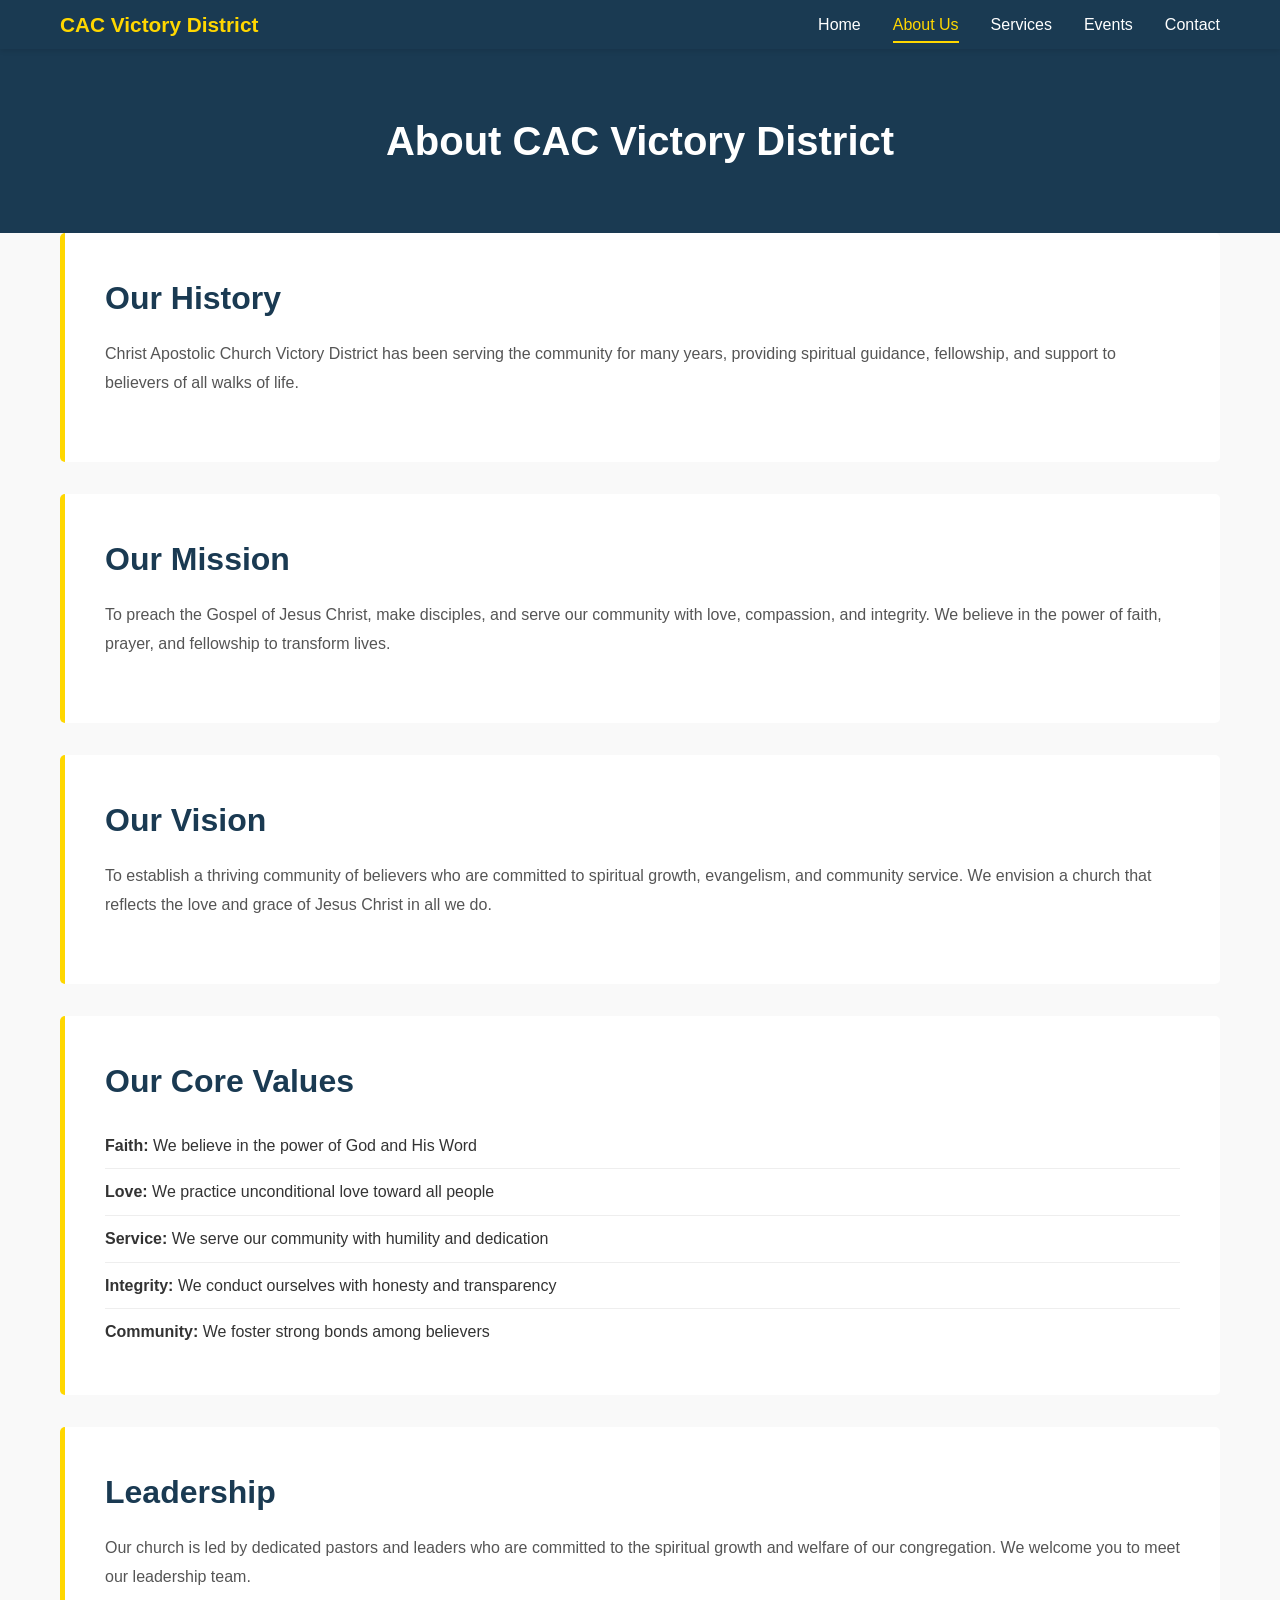
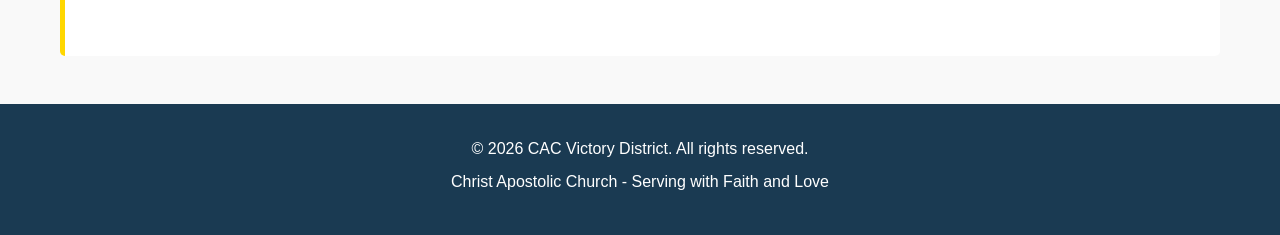
<file: about.html>
<!DOCTYPE html>
<html lang="en">
<head>
    <meta charset="UTF-8">
    <meta name="viewport" content="width=device-width, initial-scale=1.0">
    <title>About Us - CAC Victory District</title>
    <link rel="stylesheet" href="styles.css">
</head>
<body>
    <!-- Navigation -->
    <nav class="navbar">
        <div class="container">
            <div class="nav-brand">CAC Victory District</div>
            <button class="menu-toggle" aria-label="Toggle menu">
                <span></span>
                <span></span>
                <span></span>
            </button>
            <ul class="nav-menu">
                <li><a href="index.html">Home</a></li>
                <li><a href="about.html" class="active">About Us</a></li>
                <li><a href="services.html">Services</a></li>
                <li><a href="events.html">Events</a></li>
                <li><a href="contact.html">Contact</a></li>
            </ul>
        </div>
    </nav>

    <!-- Page Header -->
    <div class="page-header">
        <h1>About CAC Victory District</h1>
    </div>

    <!-- Main Content -->
    <main>
        <div class="container">
            <section class="content-section">
                <h2>Our History</h2>
                <p>Christ Apostolic Church Victory District has been serving the community for many years, providing spiritual guidance, fellowship, and support to believers of all walks of life.</p>
            </section>

            <section class="content-section">
                <h2>Our Mission</h2>
                <p>To preach the Gospel of Jesus Christ, make disciples, and serve our community with love, compassion, and integrity. We believe in the power of faith, prayer, and fellowship to transform lives.</p>
            </section>

            <section class="content-section">
                <h2>Our Vision</h2>
                <p>To establish a thriving community of believers who are committed to spiritual growth, evangelism, and community service. We envision a church that reflects the love and grace of Jesus Christ in all we do.</p>
            </section>

            <section class="content-section">
                <h2>Our Core Values</h2>
                <ul class="values-list">
                    <li><strong>Faith:</strong> We believe in the power of God and His Word</li>
                    <li><strong>Love:</strong> We practice unconditional love toward all people</li>
                    <li><strong>Service:</strong> We serve our community with humility and dedication</li>
                    <li><strong>Integrity:</strong> We conduct ourselves with honesty and transparency</li>
                    <li><strong>Community:</strong> We foster strong bonds among believers</li>
                </ul>
            </section>

            <section class="content-section">
                <h2>Leadership</h2>
                <p>Our church is led by dedicated pastors and leaders who are committed to the spiritual growth and welfare of our congregation. We welcome you to meet our leadership team.</p>
            </section>
        </div>
    </main>

    <!-- Footer -->
    <footer class="footer">
        <div class="container">
            <p>&copy; 2026 CAC Victory District. All rights reserved.</p>
            <p>Christ Apostolic Church - Serving with Faith and Love</p>
        </div>
    </footer>

    <script src="script.js"></script>
</body>
</html>
</file>
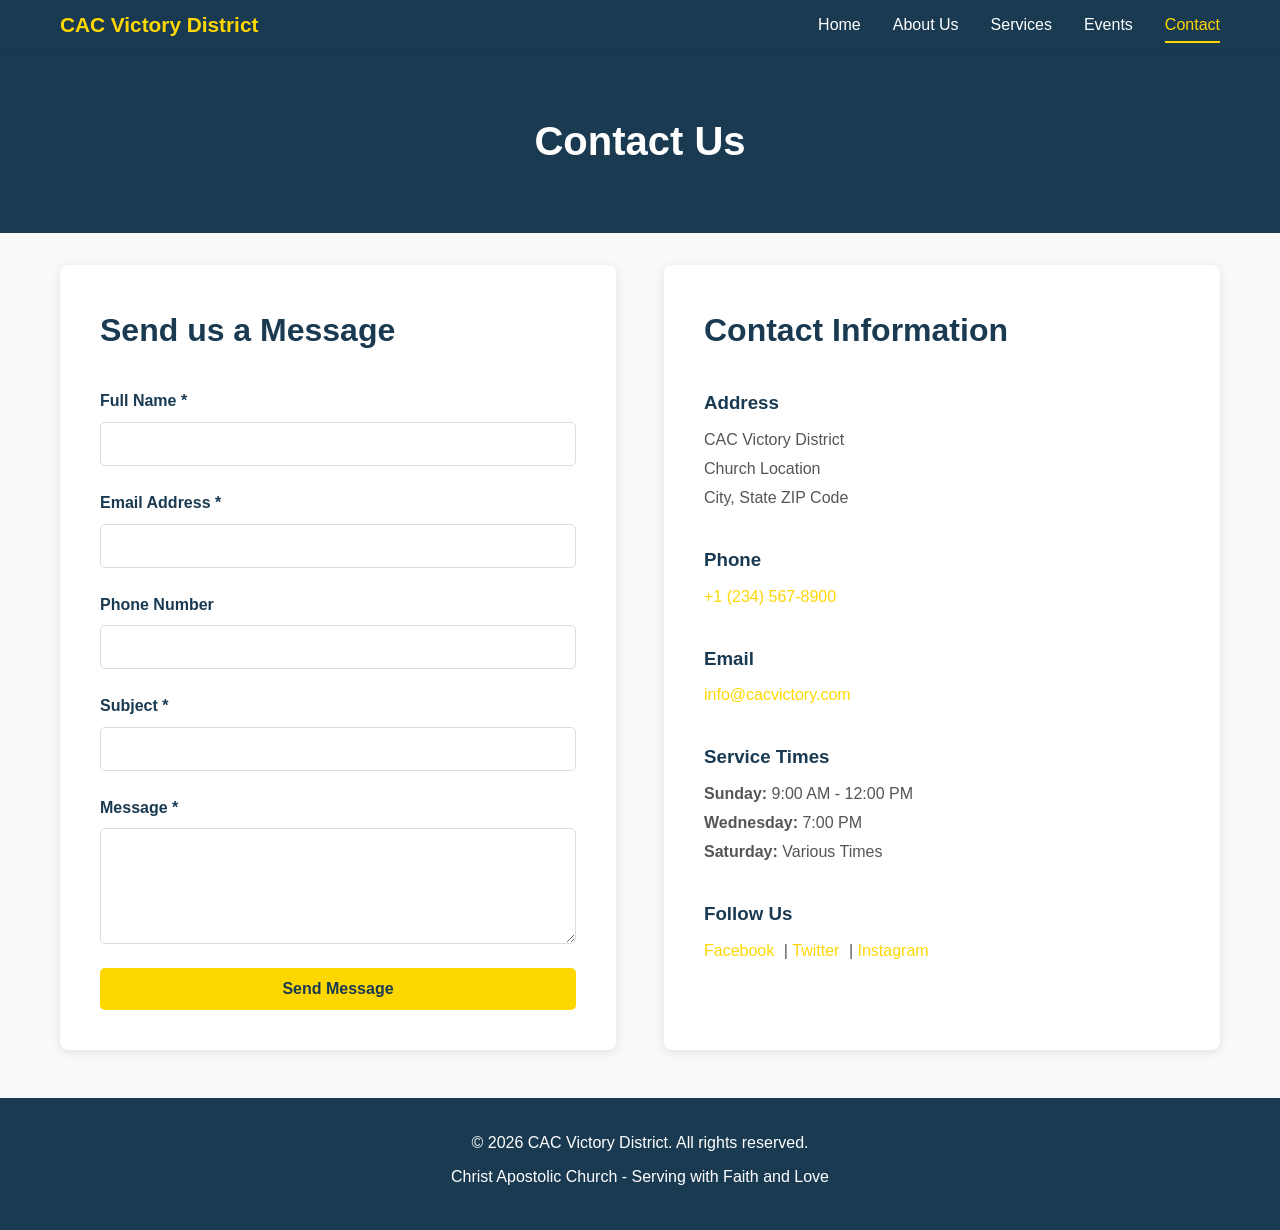
<file: contact.html>
<!DOCTYPE html>
<html lang="en">
<head>
    <meta charset="UTF-8">
    <meta name="viewport" content="width=device-width, initial-scale=1.0">
    <title>Contact Us - CAC Victory District</title>
    <link rel="stylesheet" href="styles.css">
</head>
<body>
    <!-- Navigation -->
    <nav class="navbar">
        <div class="container">
            <div class="nav-brand">CAC Victory District</div>
            <button class="menu-toggle" aria-label="Toggle menu">
                <span></span>
                <span></span>
                <span></span>
            </button>
            <ul class="nav-menu">
                <li><a href="index.html">Home</a></li>
                <li><a href="about.html">About Us</a></li>
                <li><a href="services.html">Services</a></li>
                <li><a href="events.html">Events</a></li>
                <li><a href="contact.html" class="active">Contact</a></li>
            </ul>
        </div>
    </nav>

    <!-- Page Header -->
    <div class="page-header">
        <h1>Contact Us</h1>
    </div>

    <!-- Main Content -->
    <main>
        <div class="container">
            <div class="contact-wrapper">
                <!-- Contact Form -->
                <section class="contact-form-section">
                    <h2>Send us a Message</h2>
                    <form id="contactForm" class="contact-form">
                        <div class="form-group">
                            <label for="name">Full Name *</label>
                            <input type="text" id="name" name="name" required>
                        </div>

                        <div class="form-group">
                            <label for="email">Email Address *</label>
                            <input type="email" id="email" name="email" required>
                        </div>

                        <div class="form-group">
                            <label for="phone">Phone Number</label>
                            <input type="tel" id="phone" name="phone">
                        </div>

                        <div class="form-group">
                            <label for="subject">Subject *</label>
                            <input type="text" id="subject" name="subject" required>
                        </div>

                        <div class="form-group">
                            <label for="message">Message *</label>
                            <textarea id="message" name="message" rows="5" required></textarea>
                        </div>

                        <button type="submit" class="btn btn-primary">Send Message</button>
                        <p id="formMessage" class="form-message"></p>
                    </form>
                </section>

                <!-- Contact Information -->
                <section class="contact-info-section">
                    <h2>Contact Information</h2>
                    
                    <div class="info-item">
                        <h3>Address</h3>
                        <p>CAC Victory District<br>Church Location<br>City, State ZIP Code</p>
                    </div>

                    <div class="info-item">
                        <h3>Phone</h3>
                        <p><a href="tel:+1234567890">+1 (234) 567-8900</a></p>
                    </div>

                    <div class="info-item">
                        <h3>Email</h3>
                        <p><a href="mailto:info@cacvictory.com">info@cacvictory.com</a></p>
                    </div>

                    <div class="info-item">
                        <h3>Service Times</h3>
                        <p><strong>Sunday:</strong> 9:00 AM - 12:00 PM<br>
                           <strong>Wednesday:</strong> 7:00 PM<br>
                           <strong>Saturday:</strong> Various Times</p>
                    </div>

                    <div class="info-item">
                        <h3>Follow Us</h3>
                        <p>
                            <a href="#" class="social-link">Facebook</a> | 
                            <a href="#" class="social-link">Twitter</a> | 
                            <a href="#" class="social-link">Instagram</a>
                        </p>
                    </div>
                </section>
            </div>
        </div>
    </main>

    <!-- Footer -->
    <footer class="footer">
        <div class="container">
            <p>&copy; 2026 CAC Victory District. All rights reserved.</p>
            <p>Christ Apostolic Church - Serving with Faith and Love</p>
        </div>
    </footer>

    <script src="script.js"></script>
</body>
</html>
</file>
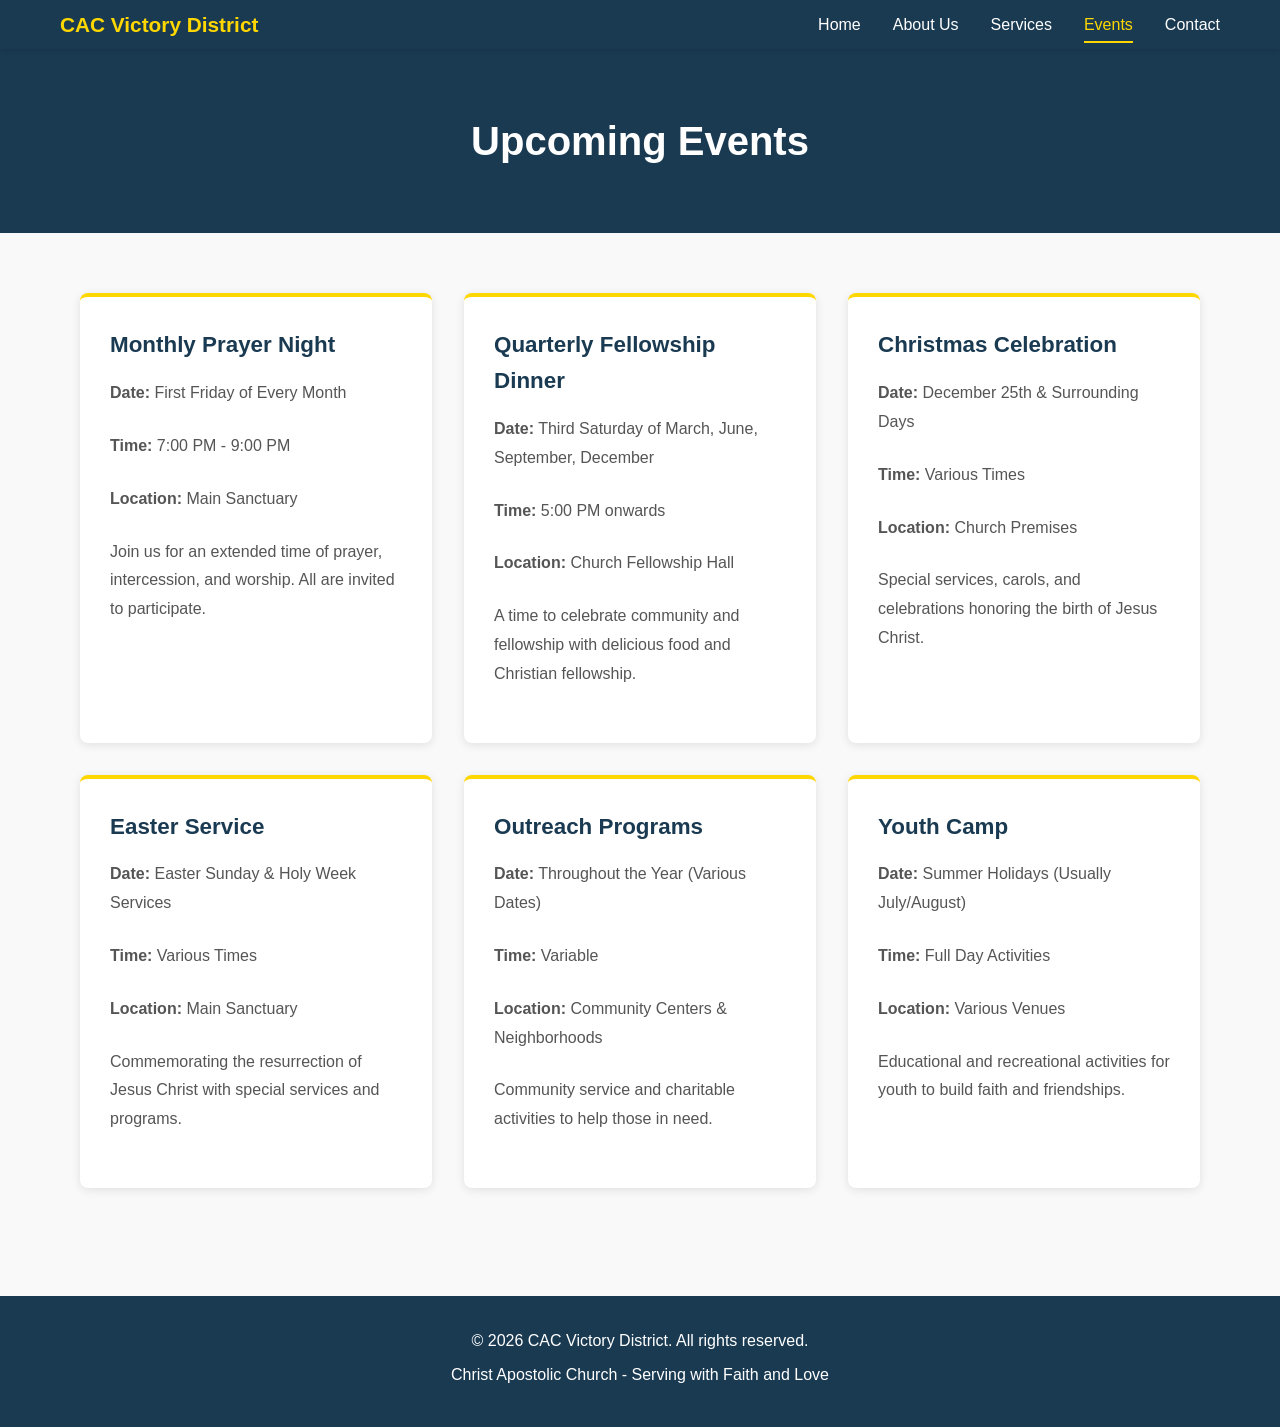
<file: events.html>
<!DOCTYPE html>
<html lang="en">
<head>
    <meta charset="UTF-8">
    <meta name="viewport" content="width=device-width, initial-scale=1.0">
    <title>Events - CAC Victory District</title>
    <link rel="stylesheet" href="styles.css">
</head>
<body>
    <!-- Navigation -->
    <nav class="navbar">
        <div class="container">
            <div class="nav-brand">CAC Victory District</div>
            <button class="menu-toggle" aria-label="Toggle menu">
                <span></span>
                <span></span>
                <span></span>
            </button>
            <ul class="nav-menu">
                <li><a href="index.html">Home</a></li>
                <li><a href="about.html">About Us</a></li>
                <li><a href="services.html">Services</a></li>
                <li><a href="events.html" class="active">Events</a></li>
                <li><a href="contact.html">Contact</a></li>
            </ul>
        </div>
    </nav>

    <!-- Page Header -->
    <div class="page-header">
        <h1>Upcoming Events</h1>
    </div>

    <!-- Main Content -->
    <main>
        <div class="container">
            <section class="events-list">
                <div class="event-item">
                    <h2>Monthly Prayer Night</h2>
                    <p><strong>Date:</strong> First Friday of Every Month</p>
                    <p><strong>Time:</strong> 7:00 PM - 9:00 PM</p>
                    <p><strong>Location:</strong> Main Sanctuary</p>
                    <p>Join us for an extended time of prayer, intercession, and worship. All are invited to participate.</p>
                </div>

                <div class="event-item">
                    <h2>Quarterly Fellowship Dinner</h2>
                    <p><strong>Date:</strong> Third Saturday of March, June, September, December</p>
                    <p><strong>Time:</strong> 5:00 PM onwards</p>
                    <p><strong>Location:</strong> Church Fellowship Hall</p>
                    <p>A time to celebrate community and fellowship with delicious food and Christian fellowship.</p>
                </div>

                <div class="event-item">
                    <h2>Christmas Celebration</h2>
                    <p><strong>Date:</strong> December 25th & Surrounding Days</p>
                    <p><strong>Time:</strong> Various Times</p>
                    <p><strong>Location:</strong> Church Premises</p>
                    <p>Special services, carols, and celebrations honoring the birth of Jesus Christ.</p>
                </div>

                <div class="event-item">
                    <h2>Easter Service</h2>
                    <p><strong>Date:</strong> Easter Sunday & Holy Week Services</p>
                    <p><strong>Time:</strong> Various Times</p>
                    <p><strong>Location:</strong> Main Sanctuary</p>
                    <p>Commemorating the resurrection of Jesus Christ with special services and programs.</p>
                </div>

                <div class="event-item">
                    <h2>Outreach Programs</h2>
                    <p><strong>Date:</strong> Throughout the Year (Various Dates)</p>
                    <p><strong>Time:</strong> Variable</p>
                    <p><strong>Location:</strong> Community Centers & Neighborhoods</p>
                    <p>Community service and charitable activities to help those in need.</p>
                </div>

                <div class="event-item">
                    <h2>Youth Camp</h2>
                    <p><strong>Date:</strong> Summer Holidays (Usually July/August)</p>
                    <p><strong>Time:</strong> Full Day Activities</p>
                    <p><strong>Location:</strong> Various Venues</p>
                    <p>Educational and recreational activities for youth to build faith and friendships.</p>
                </div>
            </section>
        </div>
    </main>

    <!-- Footer -->
    <footer class="footer">
        <div class="container">
            <p>&copy; 2026 CAC Victory District. All rights reserved.</p>
            <p>Christ Apostolic Church - Serving with Faith and Love</p>
        </div>
    </footer>

    <script src="script.js"></script>
</body>
</html>
</file>
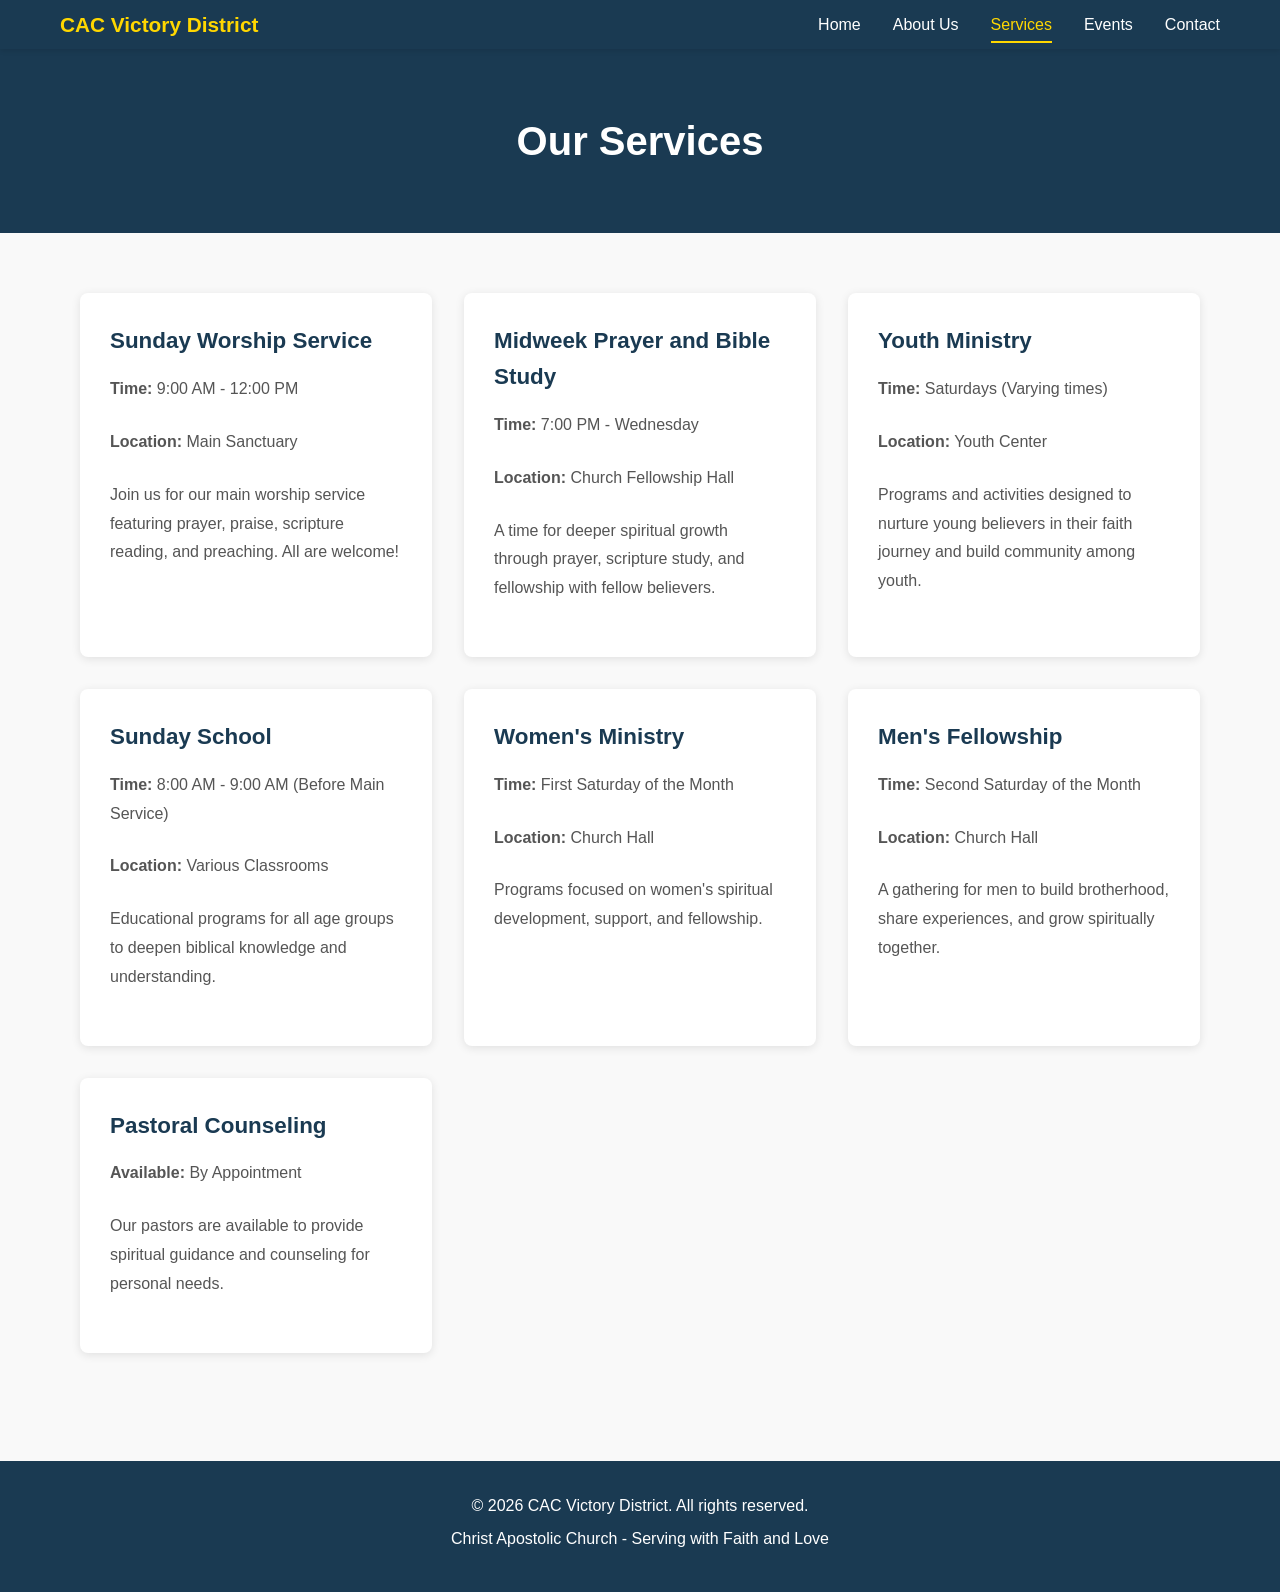
<file: services.html>
<!DOCTYPE html>
<html lang="en">
<head>
    <meta charset="UTF-8">
    <meta name="viewport" content="width=device-width, initial-scale=1.0">
    <title>Services - CAC Victory District</title>
    <link rel="stylesheet" href="styles.css">
</head>
<body>
    <!-- Navigation -->
    <nav class="navbar">
        <div class="container">
            <div class="nav-brand">CAC Victory District</div>
            <button class="menu-toggle" aria-label="Toggle menu">
                <span></span>
                <span></span>
                <span></span>
            </button>
            <ul class="nav-menu">
                <li><a href="index.html">Home</a></li>
                <li><a href="about.html">About Us</a></li>
                <li><a href="services.html" class="active">Services</a></li>
                <li><a href="events.html">Events</a></li>
                <li><a href="contact.html">Contact</a></li>
            </ul>
        </div>
    </nav>

    <!-- Page Header -->
    <div class="page-header">
        <h1>Our Services</h1>
    </div>

    <!-- Main Content -->
    <main>
        <div class="container">
            <section class="services-list">
                <div class="service-item">
                    <h2>Sunday Worship Service</h2>
                    <p><strong>Time:</strong> 9:00 AM - 12:00 PM</p>
                    <p><strong>Location:</strong> Main Sanctuary</p>
                    <p>Join us for our main worship service featuring prayer, praise, scripture reading, and preaching. All are welcome!</p>
                </div>

                <div class="service-item">
                    <h2>Midweek Prayer and Bible Study</h2>
                    <p><strong>Time:</strong> 7:00 PM - Wednesday</p>
                    <p><strong>Location:</strong> Church Fellowship Hall</p>
                    <p>A time for deeper spiritual growth through prayer, scripture study, and fellowship with fellow believers.</p>
                </div>

                <div class="service-item">
                    <h2>Youth Ministry</h2>
                    <p><strong>Time:</strong> Saturdays (Varying times)</p>
                    <p><strong>Location:</strong> Youth Center</p>
                    <p>Programs and activities designed to nurture young believers in their faith journey and build community among youth.</p>
                </div>

                <div class="service-item">
                    <h2>Sunday School</h2>
                    <p><strong>Time:</strong> 8:00 AM - 9:00 AM (Before Main Service)</p>
                    <p><strong>Location:</strong> Various Classrooms</p>
                    <p>Educational programs for all age groups to deepen biblical knowledge and understanding.</p>
                </div>

                <div class="service-item">
                    <h2>Women's Ministry</h2>
                    <p><strong>Time:</strong> First Saturday of the Month</p>
                    <p><strong>Location:</strong> Church Hall</p>
                    <p>Programs focused on women's spiritual development, support, and fellowship.</p>
                </div>

                <div class="service-item">
                    <h2>Men's Fellowship</h2>
                    <p><strong>Time:</strong> Second Saturday of the Month</p>
                    <p><strong>Location:</strong> Church Hall</p>
                    <p>A gathering for men to build brotherhood, share experiences, and grow spiritually together.</p>
                </div>

                <div class="service-item">
                    <h2>Pastoral Counseling</h2>
                    <p><strong>Available:</strong> By Appointment</p>
                    <p>Our pastors are available to provide spiritual guidance and counseling for personal needs.</p>
                </div>
            </section>
        </div>
    </main>

    <!-- Footer -->
    <footer class="footer">
        <div class="container">
            <p>&copy; 2026 CAC Victory District. All rights reserved.</p>
            <p>Christ Apostolic Church - Serving with Faith and Love</p>
        </div>
    </footer>

    <script src="script.js"></script>
</body>
</html>
</file>
<file: styles.css>
/* ===========================
   GLOBAL STYLES
   =========================== */

* {
    margin: 0;
    padding: 0;
    box-sizing: border-box;
}

html {
    scroll-behavior: smooth;
}

body {
    font-family: 'Segoe UI', Tahoma, Geneva, Verdana, sans-serif;
    line-height: 1.6;
    color: #333;
    background-color: #f9f9f9;
}

.container {
    max-width: 1200px;
    margin: 0 auto;
    padding: 0 20px;
}

/* ===========================
   NAVIGATION
   =========================== */

.navbar {
    background-color: #1a3a52;
    color: white;
    padding: 0.5rem 0;
    position: sticky;
    top: 0;
    z-index: 1000;
    box-shadow: 0 2px 5px rgba(0,0,0,0.1);
}

.navbar .container {
    display: flex;
    justify-content: space-between;
    align-items: center;
}

.nav-brand-container {
    display: flex;
    align-items: center;
    gap: 1rem;
}

.church-logo {
    width: 60px;
    height: 60px;
    border-radius: 50%;
    box-shadow: 0 2px 8px rgba(255, 215, 0, 0.3);
    transition: transform 0.3s ease, box-shadow 0.3s ease;
}

.church-logo:hover {
    transform: scale(1.1);
    box-shadow: 0 4px 12px rgba(255, 215, 0, 0.5);
}

.nav-brand {
    font-size: 1.3rem;
    font-weight: bold;
    color: #ffd700;
}

.menu-toggle {
    display: none;
    flex-direction: column;
    background: none;
    border: none;
    cursor: pointer;
    padding: 0.5rem;
}

.menu-toggle span {
    width: 25px;
    height: 3px;
    background-color: white;
    margin: 5px 0;
    transition: all 0.3s ease;
    display: block;
}

.menu-toggle.active span:nth-child(1) {
    transform: rotate(45deg) translate(10px, 10px);
}

.menu-toggle.active span:nth-child(2) {
    opacity: 0;
}

.menu-toggle.active span:nth-child(3) {
    transform: rotate(-45deg) translate(7px, -7px);
}

.nav-menu {
    display: flex;
    list-style: none;
    gap: 2rem;
    align-items: center;
}

.nav-menu a {
    color: white;
    text-decoration: none;
    transition: color 0.3s ease;
    padding: 0.5rem 0;
}

.nav-menu a:hover,
.nav-menu a.active {
    color: #ffd700;
    border-bottom: 2px solid #ffd700;
}

/* ===========================
   CAROUSEL SECTION
   =========================== */

.carousel-section {
    background-color: #000;
    padding: 0;
    margin: 0;
}

.carousel-container {
    position: relative;
    width: 100%;
    margin: 0 auto;
}

.carousel-wrapper {
    position: relative;
    width: 100%;
    height: 500px;
    overflow: hidden;
    background-color: #000;
}

.carousel-slide {
    display: none;
    width: 100%;
    height: 100%;
    position: relative;
}

.carousel-slide.fade {
    animation: fade 1s;
}

@keyframes fade {
    from {
        opacity: 0.4;
    }
    to {
        opacity: 1;
    }
}

.carousel-slide img {
    width: 100%;
    height: 100%;
    object-fit: cover;
}

.carousel-slide.active {
    display: block;
}

.carousel-caption {
    position: absolute;
    bottom: 20px;
    left: 50%;
    transform: translateX(-50%);
    background-color: rgba(0, 0, 0, 0.7);
    color: white;
    padding: 15px 30px;
    font-size: 1.2rem;
    font-weight: 600;
    border-radius: 5px;
    white-space: nowrap;
}

.carousel-control {
    position: absolute;
    top: 50%;
    transform: translateY(-50%);
    background-color: rgba(0, 0, 0, 0.5);
    color: white;
    border: none;
    font-size: 2rem;
    padding: 10px 20px;
    cursor: pointer;
    z-index: 100;
    transition: background-color 0.3s ease;
    border-radius: 3px;
}

.carousel-control:hover {
    background-color: rgba(0, 0, 0, 0.8);
}

.carousel-control.prev {
    left: 20px;
}

.carousel-control.next {
    right: 20px;
}

.carousel-indicators {
    display: flex;
    justify-content: center;
    gap: 10px;
    padding: 20px 0;
    background-color: #000;
}

.indicator {
    width: 15px;
    height: 15px;
    border-radius: 50%;
    background-color: #888;
    cursor: pointer;
    transition: background-color 0.3s ease;
}

.indicator.active {
    background-color: #ffd700;
}

.indicator:hover {
    background-color: #ffd700;
}

/* ===========================
   HERO SECTION
   =========================== */

.hero {
    background: linear-gradient(135deg, #1a3a52 0%, #2d5a7b 100%);
    color: white;
    padding: 100px 20px;
    text-align: center;
    min-height: 500px;
    display: flex;
    align-items: center;
    justify-content: center;
}

.hero-content h1 {
    font-size: 3rem;
    margin-bottom: 1rem;
    text-shadow: 2px 2px 4px rgba(0,0,0,0.3);
}

.hero-content p {
    font-size: 1.3rem;
    margin-bottom: 2rem;
    opacity: 0.95;
}

/* ===========================
   PAGE HEADER
   =========================== */

.page-header {
    background-color: #1a3a52;
    color: white;
    padding: 60px 20px;
    text-align: center;
}

.page-header h1 {
    font-size: 2.5rem;
}

/* ===========================
   BUTTONS
   =========================== */

.btn {
    display: inline-block;
    padding: 12px 30px;
    border: none;
    border-radius: 5px;
    text-decoration: none;
    cursor: pointer;
    font-size: 1rem;
    transition: all 0.3s ease;
    font-weight: 600;
}

.btn-primary {
    background-color: #ffd700;
    color: #1a3a52;
}

.btn-primary:hover {
    background-color: #ffed4e;
    transform: translateY(-2px);
    box-shadow: 0 5px 15px rgba(255, 215, 0, 0.3);
}

.btn-secondary {
    background-color: #1a3a52;
    color: white;
}

.btn-secondary:hover {
    background-color: #2d5a7b;
    transform: translateY(-2px);
    box-shadow: 0 5px 15px rgba(26, 58, 82, 0.3);
}

/* ===========================
   SECTIONS
   =========================== */

section {
    padding: 60px 20px;
}

.about-preview,
.events-preview {
    background-color: white;
    text-align: center;
}

.services-preview {
    background-color: #f5f5f5;
}

section h2 {
    font-size: 2rem;
    margin-bottom: 1.5rem;
    color: #1a3a52;
    text-align: center;
}

section p {
    margin-bottom: 1.5rem;
    color: #555;
    line-height: 1.8;
}

/* ===========================
   SERVICES GRID
   =========================== */

.services-grid {
    display: grid;
    grid-template-columns: repeat(auto-fit, minmax(250px, 1fr));
    gap: 2rem;
    margin-bottom: 2rem;
}

.service-card {
    background-color: white;
    padding: 30px;
    border-radius: 8px;
    box-shadow: 0 2px 10px rgba(0,0,0,0.1);
    text-align: center;
    transition: transform 0.3s ease, box-shadow 0.3s ease;
}

.service-card:hover {
    transform: translateY(-5px);
    box-shadow: 0 5px 20px rgba(0,0,0,0.15);
}

.service-card h3 {
    color: #1a3a52;
    margin-bottom: 1rem;
    font-size: 1.3rem;
}

.service-card p {
    margin-bottom: 0.5rem;
    font-size: 0.95rem;
}

/* ===========================
   CONTENT SECTIONS
   =========================== */

.content-section {
    background-color: white;
    padding: 40px;
    margin-bottom: 2rem;
    border-left: 5px solid #ffd700;
    border-radius: 5px;
}

.content-section h2 {
    color: #1a3a52;
    margin-bottom: 1rem;
    text-align: left;
}

.content-section p {
    text-align: left;
}

.values-list {
    list-style: none;
    margin-top: 1rem;
}

.values-list li {
    padding: 10px 0;
    border-bottom: 1px solid #eee;
    text-align: left;
}

.values-list li:last-child {
    border-bottom: none;
}

/* ===========================
   SERVICES LIST
   =========================== */

.services-list {
    display: grid;
    grid-template-columns: repeat(auto-fit, minmax(300px, 1fr));
    gap: 2rem;
}

.service-item {
    background-color: white;
    padding: 30px;
    border-radius: 8px;
    box-shadow: 0 2px 10px rgba(0,0,0,0.1);
}

.service-item h2 {
    color: #1a3a52;
    margin-bottom: 1rem;
    text-align: left;
    font-size: 1.4rem;
}

.service-item p {
    text-align: left;
}

/* ===========================
   EVENTS LIST
   =========================== */

.events-list {
    display: grid;
    grid-template-columns: repeat(auto-fit, minmax(300px, 1fr));
    gap: 2rem;
}

.event-item {
    background-color: white;
    padding: 30px;
    border-radius: 8px;
    box-shadow: 0 2px 10px rgba(0,0,0,0.1);
    border-top: 4px solid #ffd700;
}

.event-item h2 {
    color: #1a3a52;
    margin-bottom: 1rem;
    text-align: left;
    font-size: 1.4rem;
}

.event-item p {
    text-align: left;
}

/* ===========================
   CONTACT PAGE
   =========================== */

.contact-wrapper {
    display: grid;
    grid-template-columns: 1fr 1fr;
    gap: 3rem;
    margin-top: 2rem;
}

.contact-form-section,
.contact-info-section {
    background-color: white;
    padding: 40px;
    border-radius: 8px;
    box-shadow: 0 2px 10px rgba(0,0,0,0.1);
}

.contact-form-section h2,
.contact-info-section h2 {
    color: #1a3a52;
    margin-bottom: 2rem;
    text-align: left;
}

/* ===========================
   FORM STYLES
   =========================== */

.contact-form {
    display: flex;
    flex-direction: column;
}

.form-group {
    margin-bottom: 1.5rem;
    display: flex;
    flex-direction: column;
}

.form-group label {
    margin-bottom: 0.5rem;
    color: #1a3a52;
    font-weight: 600;
}

.form-group input,
.form-group textarea {
    padding: 12px;
    border: 1px solid #ddd;
    border-radius: 5px;
    font-family: inherit;
    font-size: 1rem;
    transition: border-color 0.3s ease;
}

.form-group input:focus,
.form-group textarea:focus {
    outline: none;
    border-color: #ffd700;
    box-shadow: 0 0 5px rgba(255, 215, 0, 0.2);
}

.form-message {
    margin-top: 1rem;
    padding: 10px;
    border-radius: 5px;
    text-align: center;
    display: none;
}

.form-message.success {
    background-color: #d4edda;
    color: #155724;
    display: block;
}

.form-message.error {
    background-color: #f8d7da;
    color: #721c24;
    display: block;
}

/* ===========================
   CONTACT INFO
   =========================== */

.info-item {
    margin-bottom: 2rem;
    text-align: left;
}

.info-item h3 {
    color: #1a3a52;
    margin-bottom: 0.5rem;
}

.info-item p {
    color: #555;
}

.info-item a {
    color: #ffd700;
    text-decoration: none;
    transition: color 0.3s ease;
}

.info-item a:hover {
    color: #ffed4e;
}

.social-link {
    display: inline-block;
    margin-right: 5px;
}

/* ===========================
   FOOTER
   =========================== */

.footer {
    background-color: #1a3a52;
    color: white;
    text-align: center;
    padding: 2rem;
    margin-top: 3rem;
}

.footer p {
    margin-bottom: 0.5rem;
}

/* ===========================
   RESPONSIVE DESIGN
   =========================== */

@media (max-width: 768px) {
    .menu-toggle {
        display: flex;
    }

    .nav-brand-container {
        gap: 0.5rem;
    }

    .church-logo {
        width: 50px;
        height: 50px;
    }

    .nav-brand {
        font-size: 1rem;
    }

    .nav-menu {
        position: absolute;
        top: 65px;
        left: 0;
        right: 0;
        background-color: #1a3a52;
        flex-direction: column;
        gap: 0;
        max-height: 0;
        overflow: hidden;
        transition: max-height 0.3s ease;
        justify-content: flex-start;
        width: 100%;
    }

    .nav-menu.active {
        max-height: 300px;
    }

    .nav-menu li {
        width: 100%;
        padding: 0;
    }

    .nav-menu a {
        display: block;
        padding: 15px 20px;
        border-bottom: 1px solid rgba(255,255,255,0.1);
        border: none;
    }

    .nav-menu a:hover,
    .nav-menu a.active {
        background-color: #2d5a7b;
        border-bottom: none;
    }

    .carousel-wrapper {
        height: 350px;
    }

    .carousel-control {
        padding: 8px 15px;
        font-size: 1.5rem;
    }

    .carousel-caption {
        font-size: 0.9rem;
        padding: 10px 20px;
    }

    .hero-content h1 {
        font-size: 2rem;
    }

    .hero-content p {
        font-size: 1rem;
    }

    .page-header h1 {
        font-size: 1.8rem;
    }

    .contact-wrapper {
        grid-template-columns: 1fr;
    }

    section {
        padding: 40px 20px;
    }

    section h2 {
        font-size: 1.5rem;
    }

    .services-grid,
    .services-list,
    .events-list {
        grid-template-columns: 1fr;
    }
}

@media (max-width: 480px) {
    .carousel-wrapper {
        height: 250px;
    }

    .carousel-control {
        padding: 5px 10px;
        font-size: 1.2rem;
    }

    .carousel-caption {
        font-size: 0.7rem;
        padding: 8px 15px;
        white-space: normal;
    }

    .church-logo {
        width: 40px;
        height: 40px;
    }

    .nav-brand {
        font-size: 0.9rem;
    }

    .hero-content h1 {
        font-size: 1.5rem;
    }

    .btn {
        padding: 10px 20px;
        font-size: 0.9rem;
    }

    .service-card,
    .service-item,
    .event-item {
        padding: 20px;
    }

    .indicator {
        width: 12px;
        height: 12px;
    }
}
</file>
